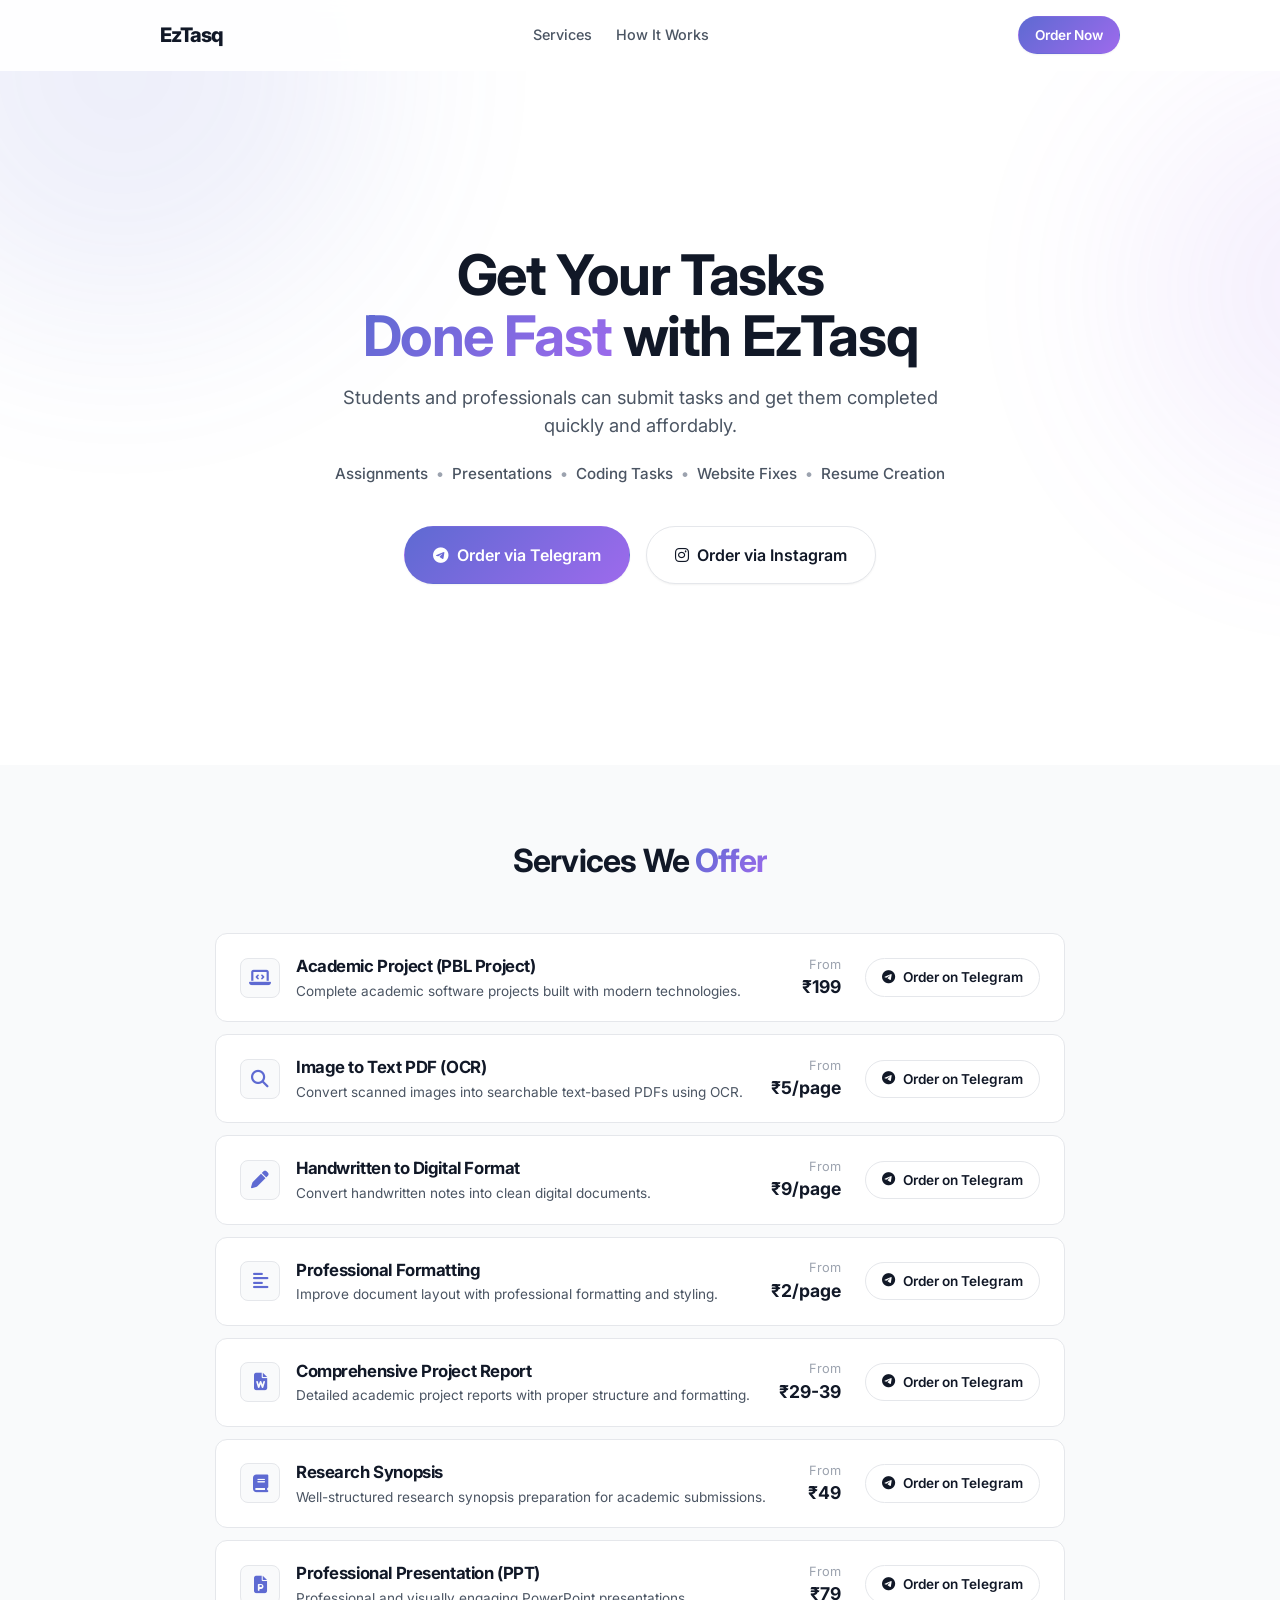
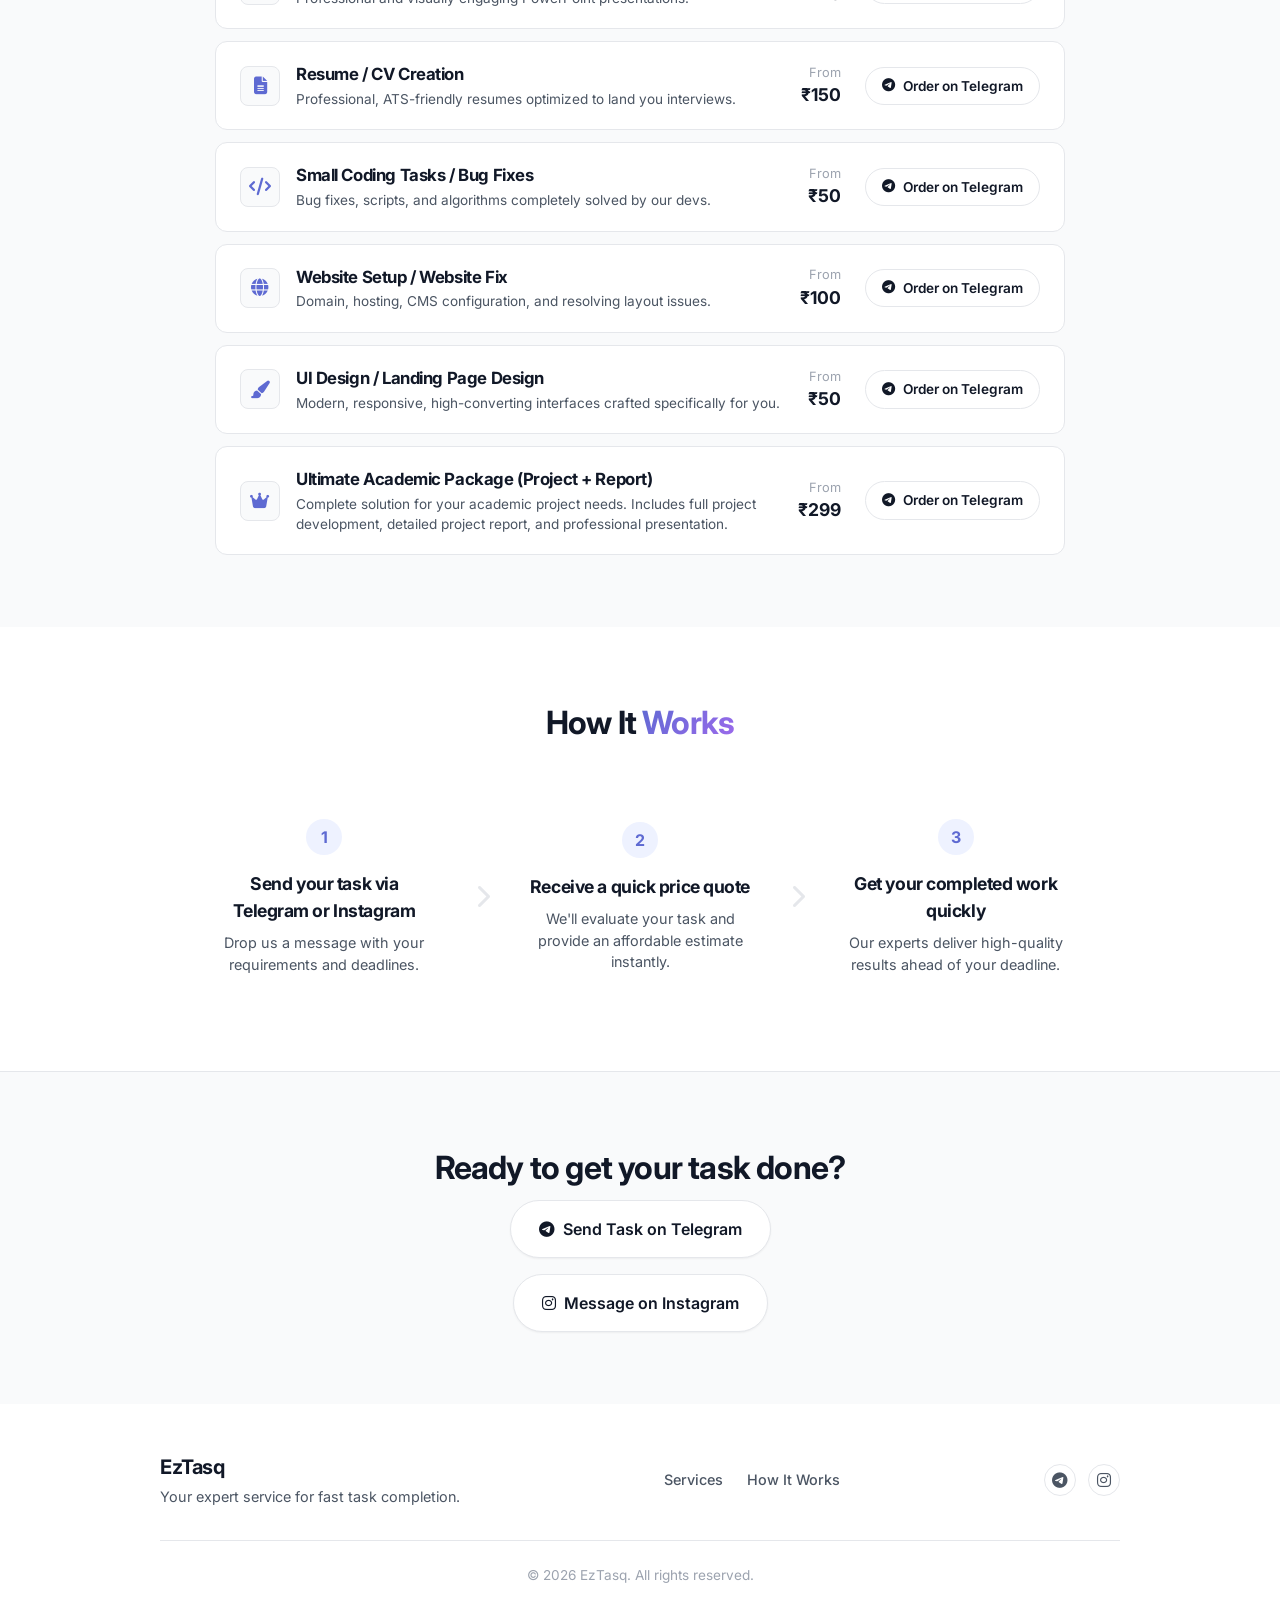
<file: index.html>
<!DOCTYPE html>
<html lang="en">

<head>
    <meta charset="UTF-8">
    <meta name="viewport" content="width=device-width, initial-scale=1.0">
    <title>EzTasq | Get Your Tasks Done Fast | Mister Coderz</title>
    <link rel="shortcut icon" href="logo.png" type="image/x-icon">
    <meta name="description" content="EzTasq helps students and professionals complete assignments, projects, presentations, and coding tasks quickly and affordably.">

<meta name="keywords" content="assignment help, ppt design, coding help, academic project help, eztasq">

    <!-- Inter Font -->
    <link rel="preconnect" href="https://fonts.googleapis.com">
    <link rel="preconnect" href="https://fonts.gstatic.com" crossorigin>
    <link href="https://fonts.googleapis.com/css2?family=Inter:wght@400;500;600;700;800&display=swap" rel="stylesheet">
    <!-- Font Awesome -->
    <link rel="stylesheet" href="https://cdnjs.cloudflare.com/ajax/libs/font-awesome/6.4.0/css/all.min.css">
    <link rel="stylesheet" href="styles.css">
</head>

<body>
    <div class="blob-bg blob-1"></div>
    <div class="blob-bg blob-2"></div>

    <nav class="navbar">
        <div class="container nav-content">
            <a href="#" class="logo">EzTasq</a>
            <div class="nav-links">
                <a href="#services">Services</a>
                <a href="#how-it-works">How It Works</a>
            </div>
            <div class="nav-buttons">
                <a href="https://t.me/anjalisingh_47" target="_blank" class="btn btn-primary btn-sm">Order Now</a>
            </div>
            <button class="mobile-menu-btn" aria-label="Toggle menu">
                <i class="fas fa-bars"></i>
            </button>
        </div>
    </nav>

    <!-- Hero Section -->
    <section class="hero wrapper">
        <div class="container text-center">
            <h1 class="hero-title reveal-up">Get Your Tasks<br><span class="text-gradient">Done Fast</span> with EzTasq
            </h1>
            <p class="hero-subtitle reveal-up" style="--delay: 0.1s">Students and professionals can submit tasks and get
                them completed quickly and affordably.</p>

            <div class="service-tags reveal-up" style="--delay: 0.2s">
                <span>Assignments</span> &bull;
                <span>Presentations</span> &bull;
                <span>Coding Tasks</span> &bull;
                <span>Website Fixes</span> &bull;
                <span>Resume Creation</span>
            </div>

            <div class="hero-cta reveal-up" style="--delay: 0.3s">
                <a href="https://t.me/anjalisingh_47" target="_blank" class="btn btn-primary btn-large cta-tg">
                    <i class="fab fa-telegram-plane"></i> Order via Telegram
                </a>
                <a href="https://instagram.com/eztasq" target="_blank" class="btn btn-secondary btn-large cta-ig">
                    <i class="fab fa-instagram"></i> Order via Instagram
                </a>
            </div>
        </div>
    </section>

    <!-- Services We Offer Section -->
    <section id="services" class="section bg-light">
        <div class="container">
            <div class="section-header reveal-up">
                <h2 class="section-title">Services We <span class="text-gradient">Offer</span></h2>
            </div>

            <div class="services-list reveal-up" style="--delay: 0.1s">
                <!-- Service 1 -->
                <div class="service-item">
                    <div class="service-info">
                        <div class="service-icon"><i class="fas fa-laptop-code"></i></div>
                        <div class="service-text">
                            <h3>Academic Project (PBL Project)</h3>
                            <p>Complete academic software projects built with modern technologies.</p>
                        </div>
                    </div>
                    <div class="service-action">
                        <div class="service-price">From <span>₹199</span></div>
                        <a href="https://t.me/anjalisingh_47" target="_blank" class="btn btn-outline btn-sm"><i
                                class="fab fa-telegram-plane"></i> Order on Telegram</a>
                    </div>
                </div>

                <!-- Service 2 -->


                <div class="service-item">
                    <div class="service-info">
                        <div class="service-icon"><i class="fas fa-search"></i></div>
                        <div class="service-text">
                            <h3>Image to Text PDF (OCR)</h3>
                            <p>Convert scanned images into searchable text-based PDFs using OCR.</p>
                        </div>
                    </div>
                    <div class="service-action">
                        <div class="service-price">From <span>₹5/page</span></div>
                        <a href="https://t.me/anjalisingh_47" target="_blank" class="btn btn-outline btn-sm"><i
                                class="fab fa-telegram-plane"></i> Order on Telegram</a>
                    </div>
                </div>

                <div class="service-item">
                    <div class="service-info">
                        <div class="service-icon"><i class="fas fa-pen"></i></div>
                        <div class="service-text">
                            <h3>Handwritten to Digital Format</h3>
                            <p>Convert handwritten notes into clean digital documents.</p>
                        </div>
                    </div>
                    <div class="service-action">
                        <div class="service-price">From <span>₹9/page</span></div>
                        <a href="https://t.me/anjalisingh_47" target="_blank" class="btn btn-outline btn-sm"><i
                                class="fab fa-telegram-plane"></i> Order on Telegram</a>
                    </div>
                </div>

                <div class="service-item">
                    <div class="service-info">
                        <div class="service-icon"><i class="fas fa-align-left"></i></div>
                        <div class="service-text">
                            <h3>Professional Formatting</h3>
                            <p>Improve document layout with professional formatting and styling.</p>
                        </div>
                    </div>
                    <div class="service-action">
                        <div class="service-price">From <span>₹2/page</span></div>
                        <a href="https://t.me/anjalisingh_47" target="_blank" class="btn btn-outline btn-sm"><i
                                class="fab fa-telegram-plane"></i> Order on Telegram</a>
                    </div>
                </div>



                <div class="service-item">
                    <div class="service-info">
                        <div class="service-icon"><i class="fas fa-file-word"></i></div>
                        <div class="service-text">
                            <h3>Comprehensive Project Report</h3>
                            <p>Detailed academic project reports with proper structure and formatting.</p>
                        </div>
                    </div>
                    <div class="service-action">
                        <div class="service-price">From <span>₹29-39</span></div>
                        <a href="https://t.me/anjalisingh_47" target="_blank" class="btn btn-outline btn-sm"><i
                                class="fab fa-telegram-plane"></i> Order on Telegram</a>
                    </div>
                </div>

                <div class="service-item">
                    <div class="service-info">
                        <div class="service-icon"><i class="fas fa-book"></i></div>
                        <div class="service-text">
                            <h3>Research Synopsis</h3>
                            <p>Well-structured research synopsis preparation for academic submissions.</p>
                        </div>
                    </div>
                    <div class="service-action">
                        <div class="service-price">From <span>₹49</span></div>
                        <a href="https://t.me/anjalisingh_47" target="_blank" class="btn btn-outline btn-sm"><i
                                class="fab fa-telegram-plane"></i> Order on Telegram</a>
                    </div>
                </div>

                <div class="service-item">
                    <div class="service-info">
                        <div class="service-icon"><i class="fas fa-file-powerpoint"></i></div>
                        <div class="service-text">
                            <h3>Professional Presentation (PPT)</h3>
                            <p>Professional and visually engaging PowerPoint presentations.</p>
                        </div>
                    </div>
                    <div class="service-action">
                        <div class="service-price">From <span>₹79</span></div>
                        <a href="https://t.me/anjalisingh_47" target="_blank" class="btn btn-outline btn-sm"><i
                                class="fab fa-telegram-plane"></i> Order on Telegram</a>
                    </div>
                </div>
                <!-- Service 3 -->
                <div class="service-item">
                    <div class="service-info">
                        <div class="service-icon"><i class="fas fa-file-alt"></i></div>
                        <div class="service-text">
                            <h3>Resume / CV Creation</h3>
                            <p>Professional, ATS-friendly resumes optimized to land you interviews.</p>
                        </div>
                    </div>
                    <div class="service-action">
                        <div class="service-price">From <span>₹150</span></div>
                        <a href="https://t.me/anjalisingh_47" target="_blank" class="btn btn-outline btn-sm"><i
                                class="fab fa-telegram-plane"></i> Order on Telegram</a>
                    </div>
                </div>

                <!-- Service 4 -->
                <div class="service-item">
                    <div class="service-info">
                        <div class="service-icon"><i class="fas fa-code"></i></div>
                        <div class="service-text">
                            <h3>Small Coding Tasks / Bug Fixes</h3>
                            <p>Bug fixes, scripts, and algorithms completely solved by our devs.</p>
                        </div>
                    </div>
                    <div class="service-action">
                        <div class="service-price">From <span>₹50</span></div>
                        <a href="https://t.me/anjalisingh_47" target="_blank" class="btn btn-outline btn-sm"><i
                                class="fab fa-telegram-plane"></i> Order on Telegram</a>
                    </div>
                </div>

                <!-- Service 5 -->
                <div class="service-item">
                    <div class="service-info">
                        <div class="service-icon"><i class="fas fa-globe"></i></div>
                        <div class="service-text">
                            <h3>Website Setup / Website Fix</h3>
                            <p>Domain, hosting, CMS configuration, and resolving layout issues.</p>
                        </div>
                    </div>
                    <div class="service-action">
                        <div class="service-price">From <span>₹100</span></div>
                        <a href="https://t.me/anjalisingh_47" target="_blank" class="btn btn-outline btn-sm"><i
                                class="fab fa-telegram-plane"></i> Order on Telegram</a>
                    </div>
                </div>

                <!-- Service 6 -->
                <div class="service-item">
                    <div class="service-info">
                        <div class="service-icon"><i class="fas fa-paint-brush"></i></div>
                        <div class="service-text">
                            <h3>UI Design / Landing Page Design</h3>
                            <p>Modern, responsive, high-converting interfaces crafted specifically for you.</p>
                        </div>
                    </div>
                    <div class="service-action">
                        <div class="service-price">From <span>₹50</span></div>
                        <a href="https://t.me/anjalisingh_47" target="_blank" class="btn btn-outline btn-sm"><i
                                class="fab fa-telegram-plane"></i> Order on Telegram</a>
                    </div>
                </div>
                <div class="service-item featured-package">
                    <div class="service-info">
                        <div class="service-icon">
                            <i class="fas fa-crown"></i>
                        </div>
                        <div class="service-text">
                            <h3>Ultimate Academic Package (Project + Report)</h3>
                            <p>
                                Complete solution for your academic project needs. Includes full project development,
                                detailed project report, and professional presentation.
                            </p>
                        </div>
                    </div>

                    <div class="service-action">
                        <div class="service-price">From <span>₹299</span></div>

                        <a href="https://t.me/anjalisingh_47" target="_blank" class="btn btn-outline btn-sm">
                            <i class="fab fa-telegram-plane"></i> Order on Telegram
                        </a>
                    </div>
                </div>
            </div>
        </div>
    </section>

    <!-- How It Works Section -->
    <section id="how-it-works" class="section">
        <div class="container">
            <div class="section-header reveal-up">
                <h2 class="section-title">How It <span class="text-gradient">Works</span></h2>
            </div>

            <div class="steps-row reveal-up" style="--delay: 0.1s">
                <div class="step-card">
                    <div class="step-num">1</div>
                    <h3>Send your task via Telegram or Instagram</h3>
                    <p>Drop us a message with your requirements and deadlines.</p>
                </div>
                <div class="step-arrow"><i class="fas fa-chevron-right"></i></div>
                <div class="step-card">
                    <div class="step-num">2</div>
                    <h3>Receive a quick price quote</h3>
                    <p>We'll evaluate your task and provide an affordable estimate instantly.</p>
                </div>
                <div class="step-arrow"><i class="fas fa-chevron-right"></i></div>
                <div class="step-card">
                    <div class="step-num">3</div>
                    <h3>Get your completed work quickly</h3>
                    <p>Our experts deliver high-quality results ahead of your deadline.</p>
                </div>
            </div>
        </div>
    </section>

    <!-- Order Now CTA Section -->
    <section id="order" class="section bg-light border-top">
        <div class="container text-center">
            <h2 class="section-title reveal-up">Ready to get your task done?</h2>

            <div class="order-buttons mt-4 reveal-up" style="--delay: 0.1s">
                <a href="https://t.me/anjalisingh_47" target="_blank" class="btn btn-secondary btn-large btn-block cta-tg">
                    <i class="fab fa-telegram-plane"></i> Send Task on Telegram
                </a>
                <a href="https://instagram.com/eztasq" target="_blank"
                    class="btn btn-secondary btn-large btn-block cta-ig">
                    <i class="fab fa-instagram"></i> Message on Instagram
                </a>
            </div>
        </div>
    </section>

    <!-- Footer -->
    <footer class="footer">
        <div class="container">
            <div class="footer-layout">
                <div class="footer-brand">
                    <h2>EzTasq</h2>
                    <p>Your expert service for fast task completion.</p>
                </div>
                <div class="footer-links">
                    <a href="#services">Services</a>
                    <a href="#how-it-works">How It Works</a>
                </div>
                <div class="socials">
                    <a href="https://t.me/anjalisingh_47" target="_blank" aria-label="Telegram"><i
                            class="fab fa-telegram-plane"></i></a>
                    <a href="https://instagram.com/kartiksingh" target="_blank" aria-label="Instagram"><i
                            class="fab fa-instagram"></i></a>
                </div>
            </div>
            <div class="footer-bottom">
                <p>&copy; 2026 EzTasq. All rights reserved.</p>
            </div>
        </div>
    </footer>

    <script src="script.js"></script>
</body>

</html>
</file>
<file: styles.css>
:root {
    /* Colors - Linear/Stripe inspired */
    --primary: #5e6ad2;
    --primary-dark: #4f5bc4;
    --primary-light: #eef2ff;
    --secondary: #9d6aec;
    
    --bg-main: #ffffff;
    --bg-light: #f9fafb;
    
    --text-main: #111827;
    --text-muted: #4b5563;
    --text-light: #9ca3af;
    
    --border-color: #e5e7eb;
    
    --shadow-sm: 0 1px 2px 0 rgba(0, 0, 0, 0.05);
    --shadow-md: 0 4px 6px -1px rgba(0, 0, 0, 0.05);
    
    --radius-sm: 8px;
    --radius-md: 12px;
    --radius-full: 9999px;
    
    --transition: all 0.2s ease-in-out;
}

* {
    margin: 0; padding: 0; box-sizing: border-box;
}

html {
    scroll-behavior: smooth;
    font-size: 16px;
}

body {
    font-family: 'Inter', system-ui, -apple-system, sans-serif;
    color: var(--text-main);
    background-color: var(--bg-main);
    line-height: 1.5;
    overflow-x: hidden;
    -webkit-font-smoothing: antialiased;
}

a { text-decoration: none; color: inherit; }
ul { list-style: none; }

/* Utilities */
.container {
    width: 100%;
    max-width: 1000px;
    margin: 0 auto;
    padding: 0 1.25rem;
}
.section { padding: 4.5rem 0; }
.bg-light { background-color: var(--bg-light); }
.text-center { text-align: center; }
.mt-4 { margin-top: 1.5rem; }
.border-top { border-top: 1px solid var(--border-color); }

/* Typography */
h1, h2, h3, h4 { color: var(--text-main); font-weight: 700; letter-spacing: -0.025em; }
.text-gradient {
    background: linear-gradient(135deg, var(--primary), var(--secondary));
    -webkit-background-clip: text;
    -webkit-text-fill-color: transparent;
    background-clip: text;
}

/* Background effects */
.blob-bg {
    position: absolute; border-radius: 50%; filter: blur(100px); z-index: -1; pointer-events: none; opacity: 0.1;
}
.blob-1 { top: -20%; left: -10%; width: 500px; height: 500px; background: var(--primary); }
.blob-2 { top: 10%; right: -20%; width: 400px; height: 400px; background: var(--secondary); }

/* Buttons */
.btn {
    display: inline-flex; align-items: center; justify-content: center;
    gap: 0.5rem;
    padding: 0.75rem 1.25rem;
    border-radius: var(--radius-full);
    font-weight: 600;
    font-size: 0.95rem;
    transition: var(--transition);
    cursor: pointer;
    border: 1px solid transparent;
}
.btn-primary { background: linear-gradient(135deg, var(--primary), var(--secondary)); color: white; box-shadow: var(--shadow-sm); }
.btn-primary:hover { transform: translateY(-1px); box-shadow: 0 4px 12px rgba(94, 106, 210, 0.25); }
.btn-secondary { background: white; border-color: var(--border-color); color: var(--text-main); box-shadow: var(--shadow-sm); }
.btn-secondary:hover { border-color: var(--text-muted); background: var(--bg-light); }
.btn-outline { background: white; border-color: var(--border-color); color: var(--text-main); }
.btn-outline:hover { border-color: var(--primary); color: var(--primary); }
.btn-sm { padding: 0.5rem 1rem; font-size: 0.85rem; }
.btn-large { padding: 1rem 1.75rem; font-size: 1rem; }
.cta-tg:hover { background: #0088cc; border-color: #0088cc; color: white;}
.cta-ig:hover { background: linear-gradient(135deg, #E1306C, #833AB4); border-color: transparent; color: white; }

/* Navbar */
.navbar {
    position: fixed; top: 0; left: 0; width: 100%;
    padding: 1rem 0;
    background: rgba(255, 255, 255, 0.9);
    backdrop-filter: blur(8px); -webkit-backdrop-filter: blur(8px);
    z-index: 100;
    border-bottom: 1px solid transparent;
    transition: var(--transition);
}
.navbar.scrolled { padding: 0.75rem 0; border-bottom-color: var(--border-color); }
.nav-content { display: flex; justify-content: space-between; align-items: center; }
.logo { font-size: 1.25rem; font-weight: 800; color: var(--text-main); letter-spacing: -0.05em; }
.nav-links { display: flex; gap: 1.5rem; }
.nav-links a { font-size: 0.9rem; font-weight: 500; color: var(--text-muted); transition: var(--transition); }
.nav-links a:hover { color: var(--text-main); }
.nav-buttons { display: flex; gap: 0.5rem; align-items: center; }
.mobile-menu-btn { display: none; font-size: 1.25rem; background: none; border: none; cursor: pointer; color: var(--text-main); }

/* Hero Section */
.hero { padding-top: 8rem; padding-bottom: 4rem; display: flex; align-items: center; justify-content: center; min-height: 85vh; }
.hero-title { font-size: 3.5rem; line-height: 1.1; margin-bottom: 1rem; }
.hero-subtitle { font-size: 1.15rem; color: var(--text-muted); max-width: 600px; margin: 0 auto 1.5rem; }

.service-tags {
    font-size: 0.95rem; color: var(--text-light); font-weight: 500;
    margin-bottom: 2.5rem; display: flex; flex-wrap: wrap; justify-content: center; gap: 0.5rem;
}
.service-tags span { color: var(--text-muted); }

.hero-cta { display: flex; justify-content: center; gap: 1rem; flex-wrap: wrap;}

/* Section Headers */
.section-header { text-align: center; margin-bottom: 3rem; }
.section-title { font-size: 2rem; margin-bottom: 0.5rem; }

/* Services List */
.services-list { display: flex; flex-direction: column; gap: 0.75rem; max-width: 850px; margin: 0 auto; }
.service-item {
    display: flex; align-items: center; justify-content: space-between;
    padding: 1.25rem 1.5rem;
    background: white; border: 1px solid var(--border-color); border-radius: var(--radius-md);
    transition: var(--transition);
}
.service-item:hover { border-color: var(--primary); box-shadow: var(--shadow-sm); }
.service-info { display: flex; align-items: center; gap: 1rem; flex: 1; }
.service-icon {
    width: 40px; height: 40px; border-radius: var(--radius-sm);
    background: var(--bg-light); border: 1px solid var(--border-color);
    display: flex; align-items: center; justify-content: center;
    color: var(--primary); font-size: 1.1rem; flex-shrink: 0;
}
.service-text h3 { font-size: 1.05rem; margin-bottom: 0.1rem; }
.service-text p { font-size: 0.85rem; color: var(--text-muted); margin: 0; }

.service-action { display: flex; align-items: center; gap: 1.5rem; flex-shrink: 0; }
.service-price { font-size: 0.8rem; color: var(--text-light); text-align: right; }
.service-price span { display: block; font-size: 1.1rem; font-weight: 700; color: var(--text-main); }

/* How It Works List */
.steps-row {
    display: flex; align-items: center; justify-content: space-between; gap: 1rem; max-width: 900px; margin: 0 auto;
}
.step-card {
    flex: 1; text-align: center; padding: 1.5rem;
}
.step-num {
    width: 36px; height: 36px; margin: 0 auto 1rem;
    border-radius: 50%; background: var(--primary-light); color: var(--primary);
    display: flex; align-items: center; justify-content: center; font-weight: 700; font-size: 1rem;
}
.step-card h3 { font-size: 1.1rem; margin-bottom: 0.5rem; }
.step-card p { font-size: 0.9rem; color: var(--text-muted); }
.step-arrow { color: var(--border-color); font-size: 1.5rem; }

/* Order CTA Custom */
.order-buttons { display: flex; justify-content: center; gap: 1rem; max-width: 500px; margin: 0 auto; flex-wrap: wrap;}

/* Footer */
.footer { padding: 3rem 0 1.5rem; }
.footer-layout { display: flex; justify-content: space-between; align-items: center; margin-bottom: 2rem; flex-wrap: wrap; gap: 1.5rem;}
.footer-brand h2 { font-size: 1.25rem; color: var(--text-main); margin-bottom: 0.25rem; }
.footer-brand p { font-size: 0.9rem; color: var(--text-muted); }
.footer-links { display: flex; gap: 1.5rem; }
.footer-links a { font-size: 0.9rem; color: var(--text-muted); font-weight: 500; }
.footer-links a:hover { color: var(--text-main); }
.socials { display: flex; gap: 0.75rem; }
.socials a {
    width: 32px; height: 32px; border-radius: 50%; border: 1px solid var(--border-color);
    display: flex; align-items: center; justify-content: center; color: var(--text-muted);
}
.socials a:hover { color: var(--primary); border-color: var(--primary); }
.footer-bottom { text-align: center; border-top: 1px solid var(--border-color); padding-top: 1.5rem; font-size: 0.85rem; color: var(--text-light); }

/* Animations - Reveal Up */
.reveal-up { opacity: 0; transform: translateY(15px); transition: opacity 0.6s ease, transform 0.6s ease; }
.reveal-up.active { opacity: 1; transform: translateY(0); }

/* RESPONSIVE DESIGN */
@media (max-width: 900px) {
    .service-action { flex-direction: column; align-items: flex-end; gap: 0.5rem; }
    .service-price { text-align: right; }
    .service-price span { display: inline; margin-left: 0.2rem; }
}

@media (max-width: 768px) {
    .section { padding: 3rem 0; }
    .hero { padding-top: 6rem; padding-bottom: 3rem; min-height: auto; }
    .hero-title { font-size: 2.25rem; }
    .hero-subtitle { font-size: 1rem; }
    .service-tags { font-size: 0.85rem; }
    
    .navbar.menu-open { background: white; border-bottom: 1px solid var(--border-color); }
    .nav-content { flex-wrap: wrap; }
    .nav-links, .nav-buttons { display: none; width: 100%; text-align: center; margin-top: 1rem; }
    .nav-links { flex-direction: column; gap: 1rem; padding-bottom: 1rem; }
    .nav-buttons { flex-direction: column; gap: 0.5rem; }
    .navbar.menu-open .nav-links, .navbar.menu-open .nav-buttons { display: flex; }
    .mobile-menu-btn { display: block; }

    .service-item { flex-direction: column; align-items: stretch; gap: 1rem; padding: 1rem; border-radius: var(--radius-sm); }
    .service-info { align-items: flex-start; }
    .service-action { flex-direction: row; align-items: center; justify-content: space-between; padding-top: 0.75rem; border-top: 1px solid var(--border-color); }
    .service-price { text-align: left; }
    .service-price span { display: inline-block; margin-left: 0.3rem;}
    
    .steps-row { flex-direction: column; gap: 0; }
    .step-arrow { display: none; }
    .step-card { padding: 1rem 0; text-align: left; display: flex; align-items: flex-start; gap: 1rem; border-bottom: 1px solid var(--border-color); }
    .step-card:last-child { border-bottom: none; }
    .step-num { margin: 0; flex-shrink: 0; }
    .step-card div:last-child { flex: 1; }
    
    .btn-block { width: 100%; }
    .footer-layout { flex-direction: column; text-align: center; gap: 1.5rem; }
}

@media (max-width: 480px) {
    .hero-cta .btn { width: 100%; }
    .service-tags span { display: block; width: 100%; text-align: center; margin-bottom: 0.25rem;}
}

@media (max-width: 768px) {
    .service-tags {
        display: none;
    }
}
</file>
